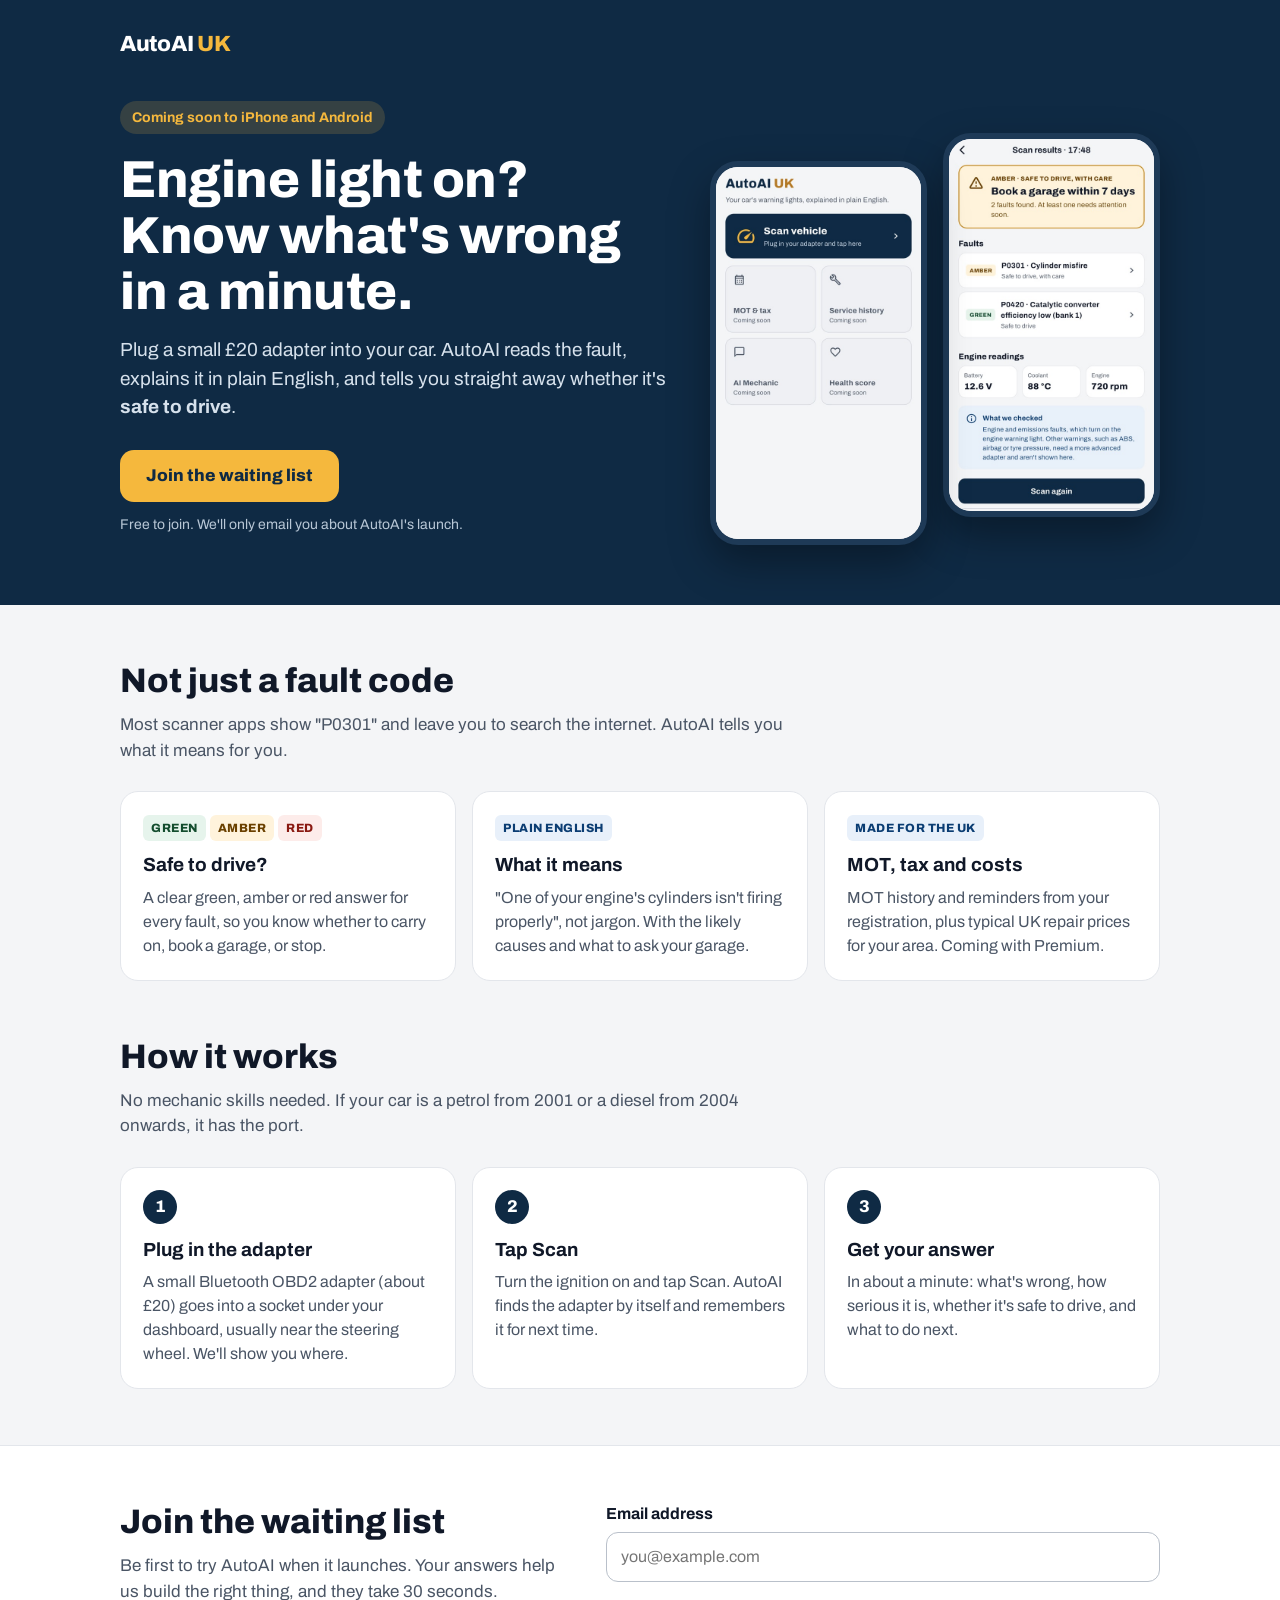
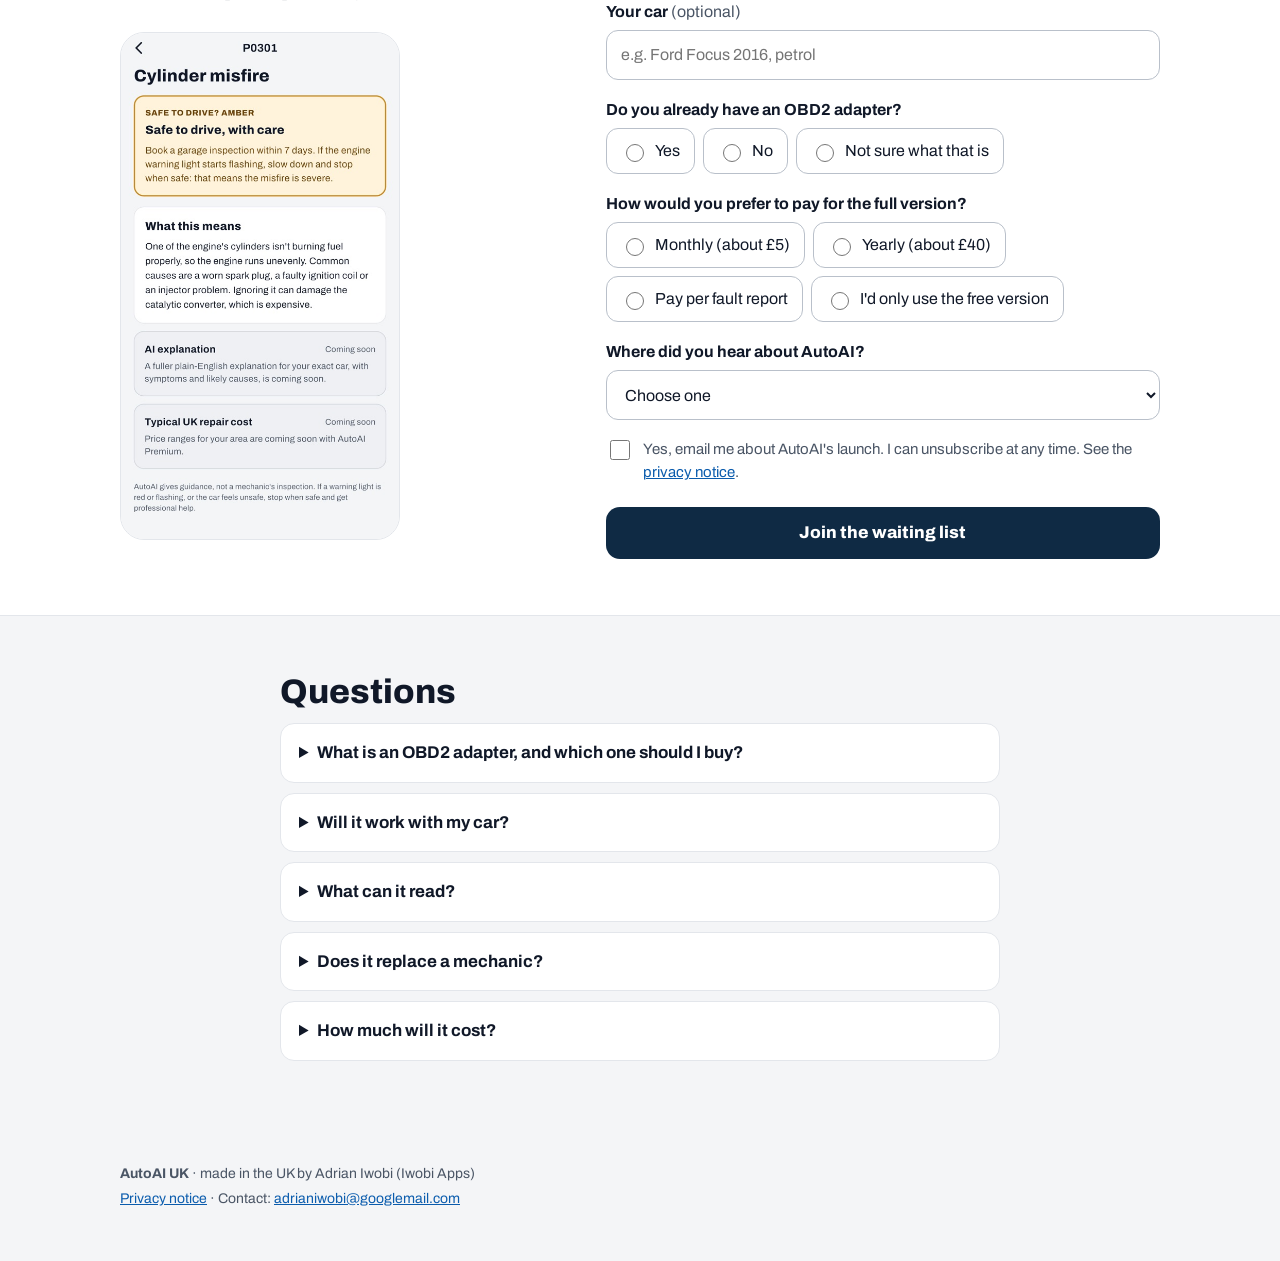
<file: index.html>
<!doctype html>
<html lang="en-GB">
<head>
<meta charset="utf-8">
<meta name="viewport" content="width=device-width, initial-scale=1">
<title>AutoAI UK: your car's warning lights in plain English</title>
<meta name="description" content="Plug a £20 adapter into your car and AutoAI tells you what's wrong, whether it's safe to drive, and what to do next. Join the waiting list.">
<link rel="stylesheet" href="style.css">
</head>
<body>

<header class="hero">
  <div class="wrap">
    <div class="brand">AutoAI <span>UK</span></div>
    <div class="hero-grid">
      <div>
        <span class="badge">Coming soon to iPhone and Android</span>
        <h1>Engine light on? Know what's wrong in a minute.</h1>
        <p class="lead">Plug a small £20 adapter into your car. AutoAI reads the fault, explains it in plain
          English, and tells you straight away whether it's <strong>safe to drive</strong>.</p>
        <a class="button" href="#join">Join the waiting list</a>
        <p class="small">Free to join. We'll only email you about AutoAI's launch.</p>
      </div>
      <div class="phones" aria-hidden="true">
        <div class="phone back"><img src="img/home.jpg" alt="" width="540" height="982"></div>
        <div class="phone"><img src="img/results.jpg" alt="" width="540" height="982"></div>
      </div>
    </div>
  </div>
</header>

<main>
  <section>
    <div class="wrap">
      <h2>Not just a fault code</h2>
      <p class="sub">Most scanner apps show "P0301" and leave you to search the internet. AutoAI tells you what it means for you.</p>
      <div class="cards">
        <div class="card">
          <span class="chip green">GREEN</span> <span class="chip amber">AMBER</span> <span class="chip red">RED</span>
          <h3>Safe to drive?</h3>
          <p>A clear green, amber or red answer for every fault, so you know whether to carry on, book a garage, or stop.</p>
        </div>
        <div class="card">
          <span class="chip blue">PLAIN ENGLISH</span>
          <h3>What it means</h3>
          <p>"One of your engine's cylinders isn't firing properly", not jargon. With the likely causes and what to ask your garage.</p>
        </div>
        <div class="card">
          <span class="chip blue">MADE FOR THE UK</span>
          <h3>MOT, tax and costs</h3>
          <p>MOT history and reminders from your registration, plus typical UK repair prices for your area. Coming with Premium.</p>
        </div>
      </div>
    </div>
  </section>

  <section style="padding-top: 0">
    <div class="wrap">
      <h2>How it works</h2>
      <p class="sub">No mechanic skills needed. If your car is a petrol from 2001 or a diesel from 2004 onwards, it has the port.</p>
      <div class="steps">
        <div class="step">
          <h3>Plug in the adapter</h3>
          <p>A small Bluetooth OBD2 adapter (about £20) goes into a socket under your dashboard, usually near the steering wheel. We'll show you where.</p>
        </div>
        <div class="step">
          <h3>Tap Scan</h3>
          <p>Turn the ignition on and tap Scan. AutoAI finds the adapter by itself and remembers it for next time.</p>
        </div>
        <div class="step">
          <h3>Get your answer</h3>
          <p>In about a minute: what's wrong, how serious it is, whether it's safe to drive, and what to do next.</p>
        </div>
      </div>
    </div>
  </section>

  <section id="join">
    <div class="wrap join-grid">
      <div>
        <h2>Join the waiting list</h2>
        <p class="sub">Be first to try AutoAI when it launches. Your answers help us build the right thing, and
          they take 30 seconds.</p>
        <img src="img/fault.jpg" alt="AutoAI fault screen: Cylinder misfire, amber, safe to drive with care" width="540" height="982" style="max-width: 280px; border-radius: 24px; border: 1px solid var(--line)">
      </div>

      <form id="waitlist" novalidate>
        <div>
          <label for="email">Email address</label>
          <input id="email" name="fields[email]" type="email" autocomplete="email" required placeholder="you@example.com">
        </div>

        <div>
          <label for="car">Your car <span class="hint">(optional)</span></label>
          <input id="car" name="fields[car]" type="text" autocomplete="off" placeholder="e.g. Ford Focus 2016, petrol">
        </div>

        <fieldset>
          <legend>Do you already have an OBD2 adapter?</legend>
          <div class="options">
            <label><input type="radio" name="fields[has_adapter]" value="Yes"> Yes</label>
            <label><input type="radio" name="fields[has_adapter]" value="No"> No</label>
            <label><input type="radio" name="fields[has_adapter]" value="Not sure"> Not sure what that is</label>
          </div>
        </fieldset>

        <fieldset>
          <legend>How would you prefer to pay for the full version?</legend>
          <div class="options">
            <label><input type="radio" name="fields[pay_preference]" value="Monthly"> Monthly (about £5)</label>
            <label><input type="radio" name="fields[pay_preference]" value="Yearly"> Yearly (about £40)</label>
            <label><input type="radio" name="fields[pay_preference]" value="Per report"> Pay per fault report</label>
            <label><input type="radio" name="fields[pay_preference]" value="Free only"> I'd only use the free version</label>
          </div>
        </fieldset>

        <div>
          <label for="heard">Where did you hear about AutoAI?</label>
          <select id="heard" name="fields[heard_from]">
            <option value="">Choose one</option>
            <option>Facebook</option>
            <option>TikTok</option>
            <option>YouTube</option>
            <option>Instagram</option>
            <option>Reddit</option>
            <option>A friend</option>
            <option>Other</option>
          </select>
        </div>

        <label class="consent">
          <input id="consent" type="checkbox" required>
          <span>Yes, email me about AutoAI's launch. I can unsubscribe at any time.
            See the <a href="privacy.html">privacy notice</a>.</span>
        </label>

        <!-- Spam trap: people never see or fill this. -->
        <div class="hp" aria-hidden="true"><label for="website">Leave this empty</label><input id="website" name="website" type="text" tabindex="-1" autocomplete="off"></div>

        <button class="button" type="submit">Join the waiting list</button>
        <div id="status" class="status" role="status" aria-live="polite"></div>
      </form>
    </div>
  </section>

  <section>
    <div class="wrap" style="max-width: 760px">
      <h2>Questions</h2>
      <details>
        <summary>What is an OBD2 adapter, and which one should I buy?</summary>
        <p>A small plug that lets your phone read your car's computer. Most cost £15–£35 online. Look for one that
          says "Bluetooth" and, if you have an iPhone, "BLE" or "works with iPhone". We'll list adapters we've
          tested when we launch.</p>
      </details>
      <details>
        <summary>Will it work with my car?</summary>
        <p>Almost certainly, if it's a petrol car from 2001 or a diesel from 2004 onwards. That's when the port
          became standard in the UK.</p>
      </details>
      <details>
        <summary>What can it read?</summary>
        <p>Engine and emissions faults: the ones that turn on the engine warning light. Warnings like ABS, airbag
          or tyre pressure usually need a more advanced adapter.</p>
      </details>
      <details>
        <summary>Does it replace a mechanic?</summary>
        <p>No. AutoAI gives guidance so you know how urgent a problem is and what to ask your garage. If a
          warning light is red or flashing, or the car feels unsafe, stop when safe and get professional help.</p>
      </details>
      <details>
        <summary>How much will it cost?</summary>
        <p>There will be a free version for reading faults and checking whether it's safe to drive. The full
          version with plain-English explanations, repair costs and the AI mechanic is planned at about £4.99 a
          month. Prices are not final.</p>
      </details>
    </div>
  </section>
</main>

<footer>
  <div class="wrap">
    <p><strong>AutoAI UK</strong> · made in the UK by Adrian Iwobi (Iwobi Apps)</p>
    <p><a href="privacy.html">Privacy notice</a> · Contact: <a href="mailto:adrianiwobi@googlemail.com">adrianiwobi@googlemail.com</a></p>
  </div>
</footer>

<script>
  // Sign-ups are stored by MailerLite (form "AutoAI waitlist"). Public address, not a secret.
  // Use the assets.mailerlite.com address: the dashboard.mailerlite.com one in MailerLite's embed
  // code redirects, and browsers drop the form data when following that redirect.
  // Set it to '' to switch sending off.
  const MAILERLITE_SUBSCRIBE_URL =
    'https://assets.mailerlite.com/jsonp/2733266/forms/202026689888257390/subscribe';

  const form = document.getElementById('waitlist');
  const status = document.getElementById('status');

  function show(kind, text) {
    status.className = 'status ' + kind;
    status.textContent = text;
  }

  form.addEventListener('submit', async (e) => {
    e.preventDefault();
    const email = document.getElementById('email');
    if (!email.value || !email.checkValidity()) {
      show('err', 'Please enter a valid email address.');
      email.focus();
      return;
    }
    if (!document.getElementById('consent').checked) {
      show('err', 'Please tick the box so we can email you about the launch.');
      return;
    }
    if (document.getElementById('website').value) return; // A bot filled the spam trap.

    if (!MAILERLITE_SUBSCRIBE_URL) {
      show('ok', 'Preview only: the form is not connected yet, so nothing was sent.');
      return;
    }

    const data = new FormData(form);
    data.delete('website');
    data.append('ml-submit', '1');
    data.append('anticsrf', 'true');
    const button = form.querySelector('button');
    button.disabled = true;
    try {
      const response = await fetch(MAILERLITE_SUBSCRIBE_URL, { method: 'POST', body: data });
      const result = await response.json().catch(() => ({}));
      if (response.ok && result.success) {
        form.reset();
        show('ok', "Thanks, you're on the list! If you get an email asking you to confirm, please click the link.");
      } else {
        const emailError = result.errors && result.errors.fields && result.errors.fields.email;
        show('err', emailError ? 'Please check your email address and try again.'
                               : "Sorry, that didn't go through. Please try again in a moment.");
      }
    } catch (err) {
      show('err', "Sorry, that didn't go through. Please check your connection and try again.");
    } finally {
      button.disabled = false;
    }
  });
</script>
</body>
</html>
</file>
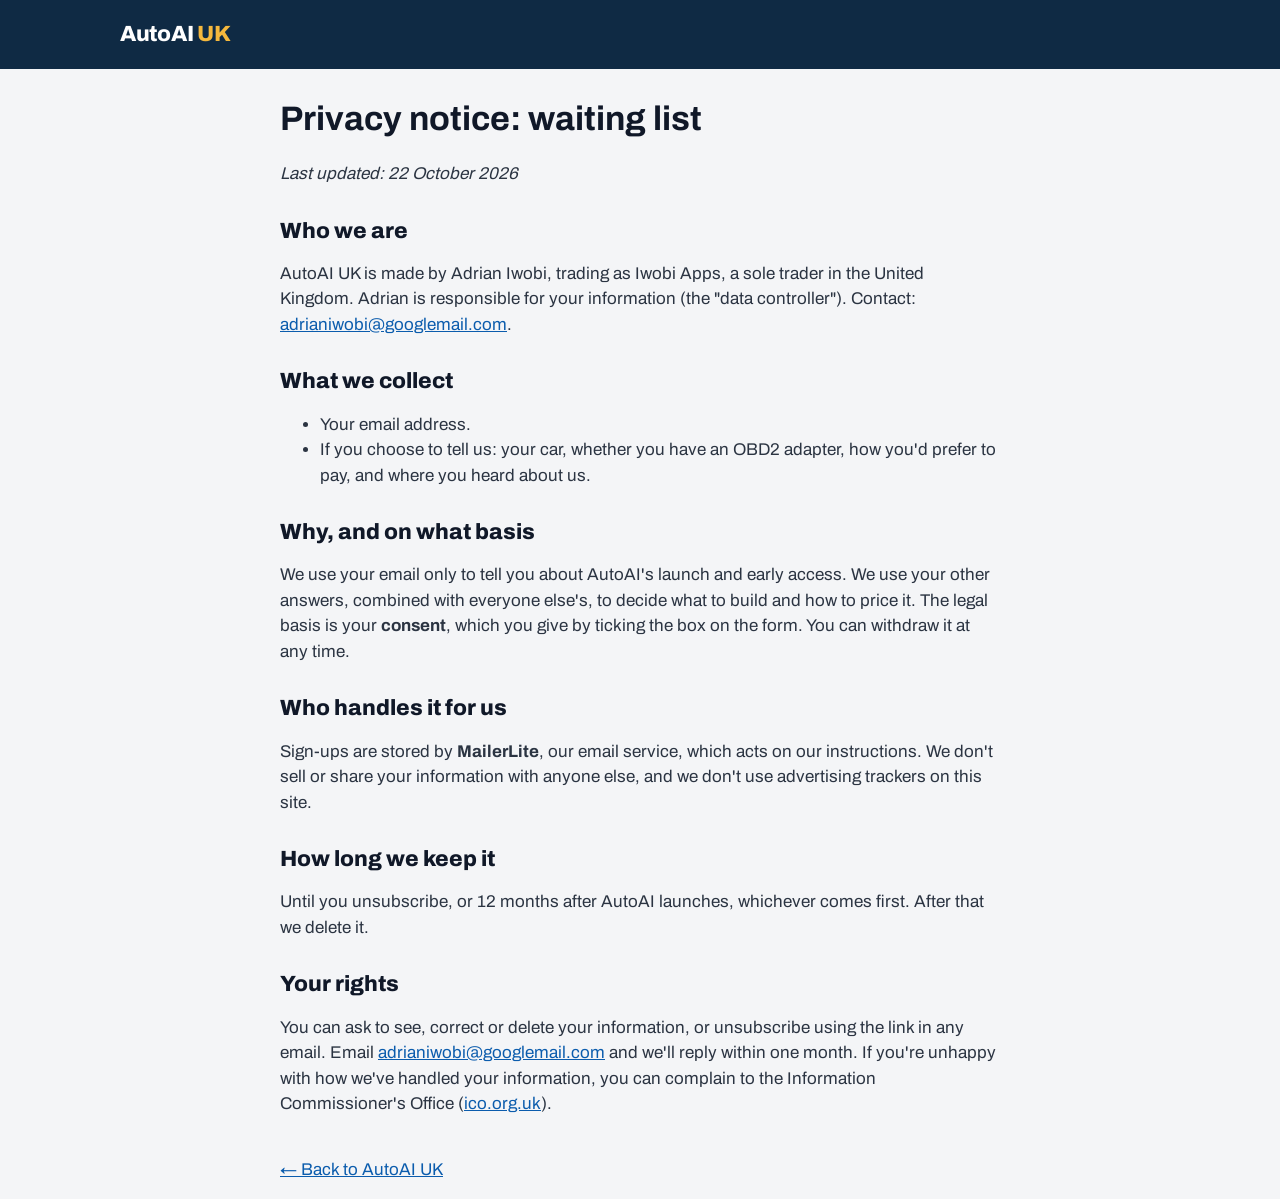
<file: privacy.html>
<!doctype html>
<html lang="en-GB">
<head>
<meta charset="utf-8">
<meta name="viewport" content="width=device-width, initial-scale=1">
<title>Privacy notice · AutoAI UK waiting list</title>
<link rel="stylesheet" href="style.css">
</head>
<body>
<div class="topbar"><div class="wrap"><a class="brand" href="index.html">AutoAI <span>UK</span></a></div></div>
<main class="wrap doc">
  <h1>Privacy notice: waiting list</h1>
  <p><em>Last updated: 22 October 2026</em></p>

  <h2>Who we are</h2>
  <p>AutoAI UK is made by Adrian Iwobi, trading as Iwobi Apps, a sole trader in the United Kingdom. Adrian is
    responsible for your information (the "data controller"). Contact: <a href="mailto:adrianiwobi@googlemail.com">adrianiwobi@googlemail.com</a>.</p>

  <h2>What we collect</h2>
  <ul>
    <li>Your email address.</li>
    <li>If you choose to tell us: your car, whether you have an OBD2 adapter, how you'd prefer to pay, and where
      you heard about us.</li>
  </ul>

  <h2>Why, and on what basis</h2>
  <p>We use your email only to tell you about AutoAI's launch and early access. We use your other answers,
    combined with everyone else's, to decide what to build and how to price it. The legal basis is your
    <strong>consent</strong>, which you give by ticking the box on the form. You can withdraw it at any time.</p>

  <h2>Who handles it for us</h2>
  <p>Sign-ups are stored by <strong>MailerLite</strong>, our email service, which acts on our instructions. We
    don't sell or share your information with anyone else, and we don't use advertising trackers on this site.</p>

  <h2>How long we keep it</h2>
  <p>Until you unsubscribe, or 12 months after AutoAI launches, whichever comes first. After that we delete it.</p>

  <h2>Your rights</h2>
  <p>You can ask to see, correct or delete your information, or unsubscribe using the link in any email. Email
    <a href="mailto:adrianiwobi@googlemail.com">adrianiwobi@googlemail.com</a> and we'll reply within one month. If you're unhappy
    with how we've handled your information, you can complain to the Information Commissioner's Office
    (<a href="https://ico.org.uk/make-a-complaint/">ico.org.uk</a>).</p>

  <p style="margin-top: 40px"><a href="index.html">← Back to AutoAI UK</a></p>
</main>
</body>
</html>
</file>
<file: style.css>
@font-face { font-family: Archivo; src: url(fonts/Archivo-400.ttf) format("truetype"); font-weight: 400; font-display: swap; }
@font-face { font-family: Archivo; src: url(fonts/Archivo-700.ttf) format("truetype"); font-weight: 700; font-display: swap; }
@font-face { font-family: Archivo; src: url(fonts/Archivo-800.ttf) format("truetype"); font-weight: 800; font-display: swap; }

:root {
  --navy: #0F2A44;
  --gold: #F5B83D;
  --gold-text: #9A5B00;
  --ground: #F4F5F7;
  --card: #FFFFFF;
  --ink: #101828;
  --muted: #4A5565;
  --line: #E3E6EB;
  --blue: #0B5CAD;
  --green-bg: #E6F4EC; --green-text: #134D2E;
  --amber-bg: #FFF3DC; --amber-text: #6B4100;
  --red-bg: #FDECEA; --red-text: #8A1A12;
}

* { box-sizing: border-box; }
body {
  margin: 0;
  font-family: Archivo, system-ui, sans-serif;
  color: var(--ink);
  background: var(--ground);
  line-height: 1.5;
  font-size: 17px;
}
a { color: var(--blue); }
a:hover { color: #084682; }
img { max-width: 100%; height: auto; display: block; }
.wrap { max-width: 1080px; margin: 0 auto; padding: 0 20px; }

/* Header + hero */
header.hero { background: var(--navy); color: #fff; padding: 28px 0 56px; }
.brand { font-weight: 800; font-size: 22px; letter-spacing: -0.3px; }
.brand span { color: var(--gold); }
.hero-grid { display: grid; grid-template-columns: minmax(0, 1fr); gap: 40px; align-items: center; margin-top: 40px; }
.hero-grid > *, .join-grid > * { min-width: 0; }
@media (min-width: 860px) { .hero-grid { grid-template-columns: minmax(0, 1.1fr) minmax(0, 0.9fr); } }
.hero h1 { font-size: clamp(34px, 5vw, 52px); line-height: 1.08; margin: 0 0 16px; font-weight: 800; letter-spacing: -0.5px; }
.hero p.lead { font-size: 19px; color: #D6E1EC; margin: 0 0 28px; max-width: 34em; }
.badge { display: inline-block; background: rgba(245,184,61,0.16); color: var(--gold); font-weight: 700; font-size: 14px; padding: 6px 12px; border-radius: 999px; margin-bottom: 18px; }
.button {
  display: inline-flex; align-items: center; justify-content: center;
  min-height: 52px; padding: 0 26px; border-radius: 14px; border: 0;
  background: var(--gold); color: var(--navy); font: inherit; font-weight: 800; font-size: 17px;
  text-decoration: none; cursor: pointer;
}
.button:hover { color: var(--navy); filter: brightness(1.05); }
.hero .small { color: #B8C7D6; font-size: 14px; margin-top: 12px; }
.phones { display: flex; gap: 16px; justify-content: center; }
.phone { width: 230px; border-radius: 28px; overflow: hidden; border: 6px solid #1E3A57; box-shadow: 0 18px 40px rgba(0,0,0,0.35); background: #fff; }
.phone.back { transform: translateY(28px); }
@media (max-width: 520px) { .phone { width: 68%; } .phone.back { display: none; } }

/* Sections */
section { padding: 56px 0; }
h2 { font-size: clamp(26px, 3.4vw, 34px); line-height: 1.15; margin: 0 0 12px; font-weight: 800; }
.sub { color: var(--muted); margin: 0 0 28px; max-width: 40em; }
.cards { display: grid; gap: 16px; }
@media (min-width: 760px) { .cards { grid-template-columns: repeat(3, minmax(0, 1fr)); } }
.card { background: var(--card); border: 1px solid var(--line); border-radius: 18px; padding: 22px; }
.card h3 { margin: 10px 0 6px; font-size: 19px; }
.card p { margin: 0; color: var(--muted); font-size: 16px; }
.chip { display: inline-block; font-size: 12px; font-weight: 800; letter-spacing: 0.5px; padding: 4px 8px; border-radius: 6px; }
.chip.green { background: var(--green-bg); color: var(--green-text); }
.chip.amber { background: var(--amber-bg); color: var(--amber-text); }
.chip.red { background: var(--red-bg); color: var(--red-text); }
.chip.blue { background: #E8F0FA; color: #0B3D73; }

.steps { display: grid; gap: 16px; counter-reset: step; }
@media (min-width: 760px) { .steps { grid-template-columns: repeat(3, minmax(0, 1fr)); } }
.step { background: var(--card); border: 1px solid var(--line); border-radius: 18px; padding: 22px; }
.step::before {
  counter-increment: step; content: counter(step);
  display: inline-flex; width: 34px; height: 34px; border-radius: 50%;
  align-items: center; justify-content: center; background: var(--navy); color: #fff; font-weight: 800;
}
.step h3 { margin: 12px 0 6px; font-size: 19px; }
.step p { margin: 0; color: var(--muted); font-size: 16px; }

/* Sign-up */
#join { background: var(--card); border-top: 1px solid var(--line); border-bottom: 1px solid var(--line); }
.join-grid { display: grid; grid-template-columns: minmax(0, 1fr); gap: 32px; }
@media (min-width: 860px) { .join-grid { grid-template-columns: minmax(0, 0.9fr) minmax(0, 1.1fr); } }
@media (max-width: 859px) { .join-grid img { display: none; } }
form { display: grid; gap: 18px; align-content: start; }
label { font-weight: 700; font-size: 16px; display: block; margin-bottom: 6px; }
.hint { font-weight: 400; color: var(--muted); }
input[type="email"], input[type="text"], select {
  width: 100%; min-height: 50px; padding: 10px 14px; font: inherit; font-size: 16px;
  border: 1px solid #B9C0CA; border-radius: 12px; background: #fff; color: var(--ink);
}
input:focus, select:focus { outline: 3px solid #D3E3F5; border-color: var(--blue); }
fieldset { border: 0; padding: 0; margin: 0; }
legend { font-weight: 700; font-size: 16px; margin-bottom: 6px; padding: 0; }
.options { display: flex; flex-wrap: wrap; gap: 8px; }
.options label { font-weight: 400; margin: 0; display: inline-flex; align-items: center; gap: 8px; border: 1px solid #B9C0CA; border-radius: 12px; padding: 10px 14px; min-height: 46px; cursor: pointer; background: #fff; }
.options input { accent-color: var(--navy); width: 18px; height: 18px; }
.consent { display: flex; gap: 10px; align-items: flex-start; font-weight: 400; font-size: 15px; color: var(--muted); }
.consent input { width: 20px; height: 20px; margin-top: 2px; accent-color: var(--navy); flex-shrink: 0; }
form .button { background: var(--navy); color: #fff; width: 100%; }
form .button:hover { color: #fff; }
.status { padding: 14px 16px; border-radius: 12px; font-weight: 700; display: none; }
.status.ok { display: block; background: var(--green-bg); color: var(--green-text); }
.status.err { display: block; background: var(--red-bg); color: var(--red-text); }
.hp { position: absolute; left: -9999px; width: 1px; height: 1px; overflow: hidden; }

/* FAQ */
details { background: var(--card); border: 1px solid var(--line); border-radius: 14px; padding: 16px 18px; margin-bottom: 10px; }
summary { font-weight: 700; cursor: pointer; }
details p { color: var(--muted); margin: 10px 0 0; }

footer { padding: 32px 0 48px; color: var(--muted); font-size: 14px; }
footer p { margin: 4px 0; }

/* Privacy page */
.doc { max-width: 760px; }
.doc h1 { font-size: 34px; margin: 24px 0 8px; }
.doc h2 { font-size: 22px; margin-top: 32px; }
.doc p, .doc li { color: #2B3442; }
.topbar { background: var(--navy); color: #fff; padding: 18px 0; }
.topbar a { color: #fff; text-decoration: none; }
</file>
